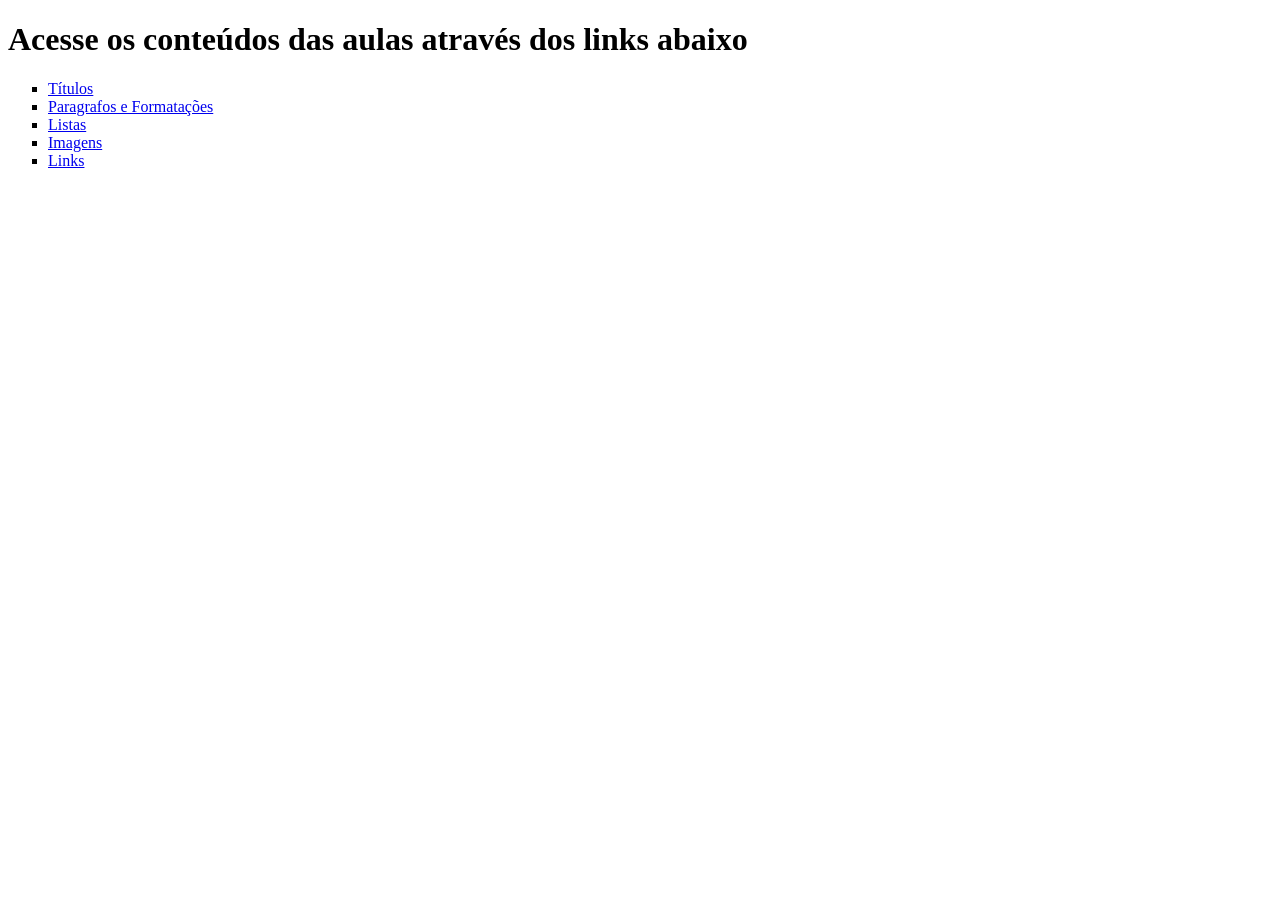
<file: HTML-CSS/index.html>
<!DOCTYPE html>
<html lang="en">
<head>
    <meta charset="UTF-8">
    <meta name="viewport" content="width=device-width, initial-scale=1.0">
    <title>HTML</title>
</head>
<body>
    <h1>Acesse os conteúdos das aulas através dos links abaixo</h1>
    <ul type="square">
        <li><a href="titulos.html" target="_blank">Títulos</a></li>
        <li><a href="paragrafos_e_formatacoes.html" target="_blank">Paragrafos e Formatações</a></li>
        <li><a href="listas.html" target="_blank">Listas</a></li>
        <li><a href="imagens.html" target="_blank">Imagens</a></li>
        <li><a href="links.html" target="_blank">Links</a></li>
    </ul>

</body>
</html>
</file>
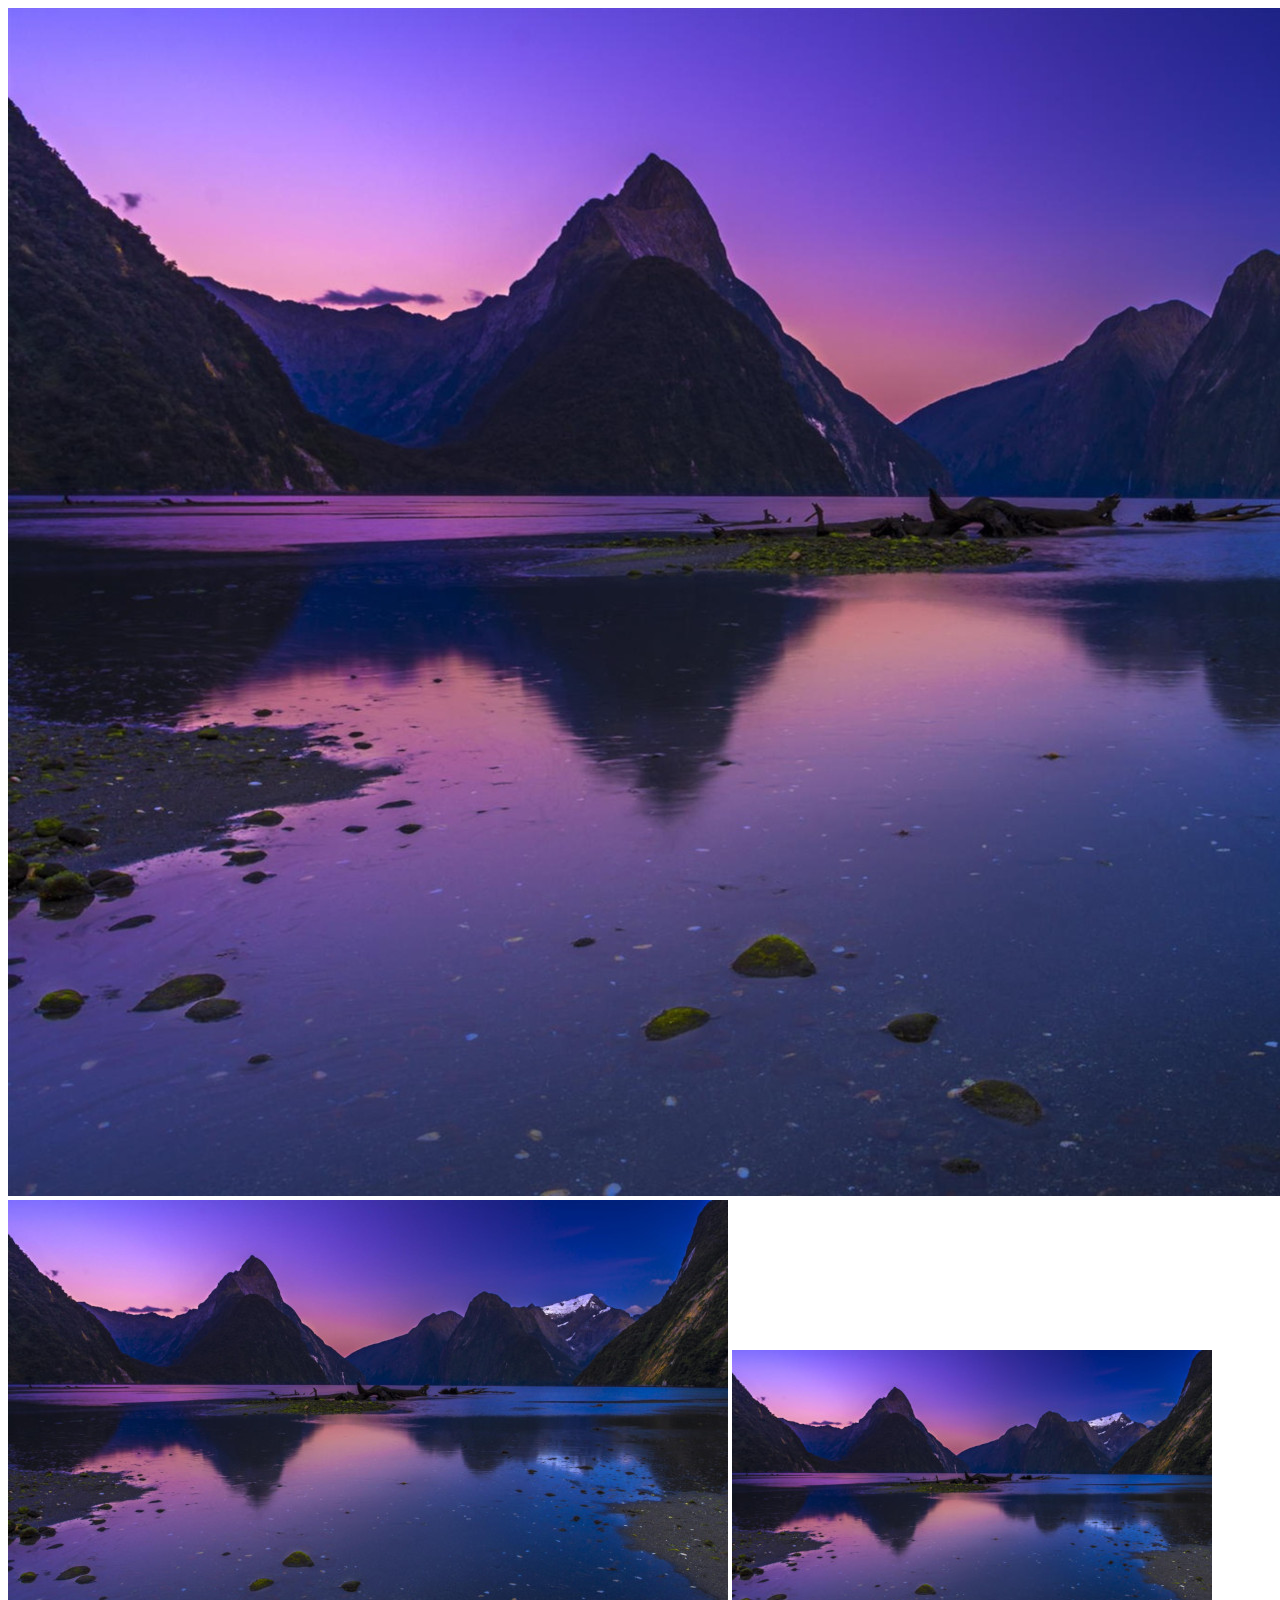
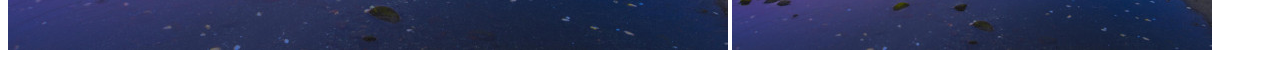
<file: HTML-CSS/imagens.html>
<!DOCTYPE html>
<html lang="pt-BR">
<head>
    <meta charset="UTF-8">
    <meta name="viewport" content="width=device-width, initial-scale=1.0">
    <title>Imagens</title>
</head>
<body>
    <img src="./img/paisagem1900.jpg" alt="paisagem de um anoitecer com mar e montanhas ao fundo">
    <img src="./img/paisagem720.jpg" alt="paisagem de um anoitecer com mar e montanhas ao fundo">
    <img src="./img/paisagem480.jpg" alt="paisagem de um anoitecer com mar e montanhas ao fundo">
</body>
</html>
</file>
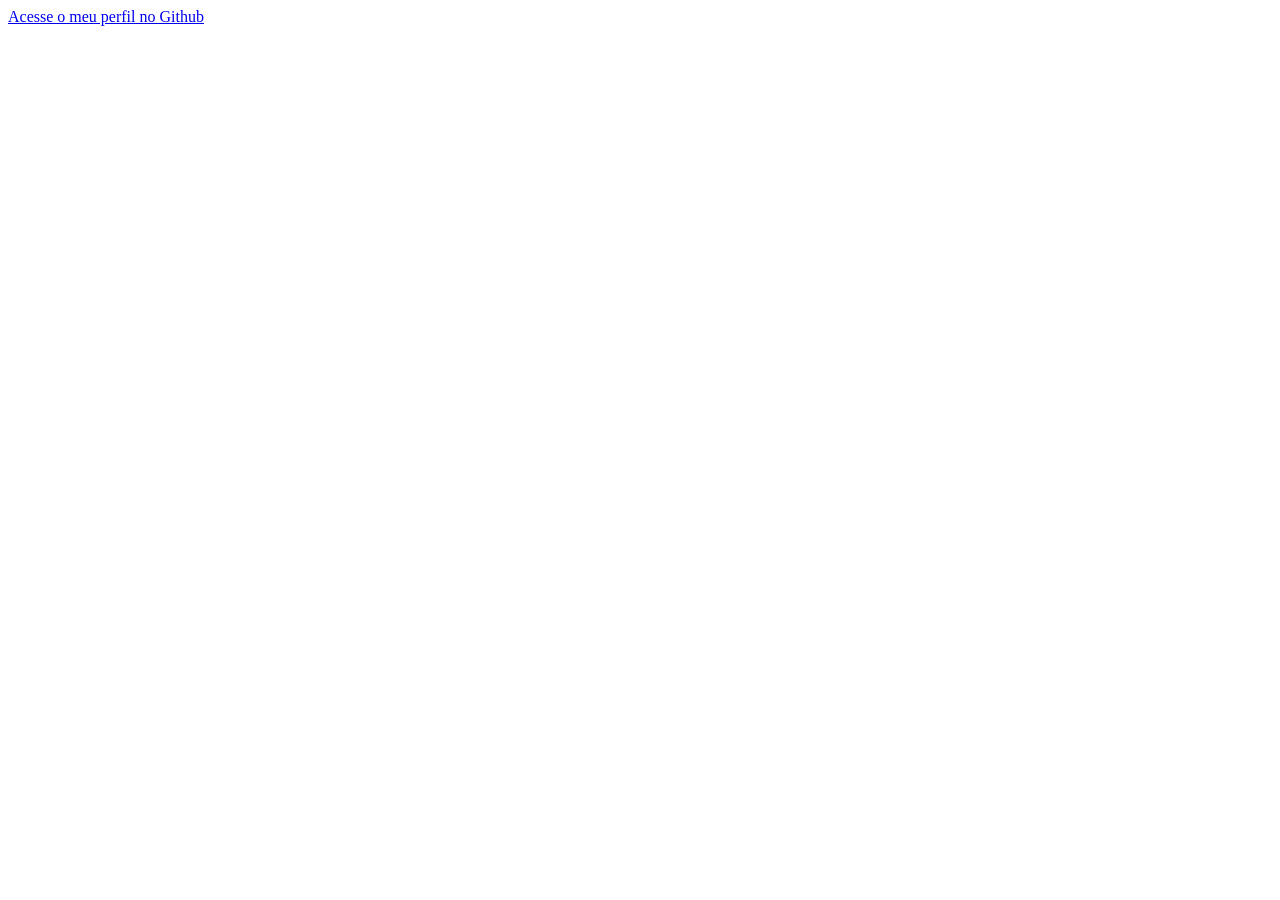
<file: HTML-CSS/links.html>
<!DOCTYPE html>
<html lang="pt-BR">
<head>
    <meta charset="UTF-8">
    <meta name="viewport" content="width=device-width, initial-scale=1.0">
    <title>Links</title>
</head>
<body>
    <a href="https://github.com/vicentematheus15" target="_blank">Acesse o meu perfil no Github</a>
</body>
</html>
</file>
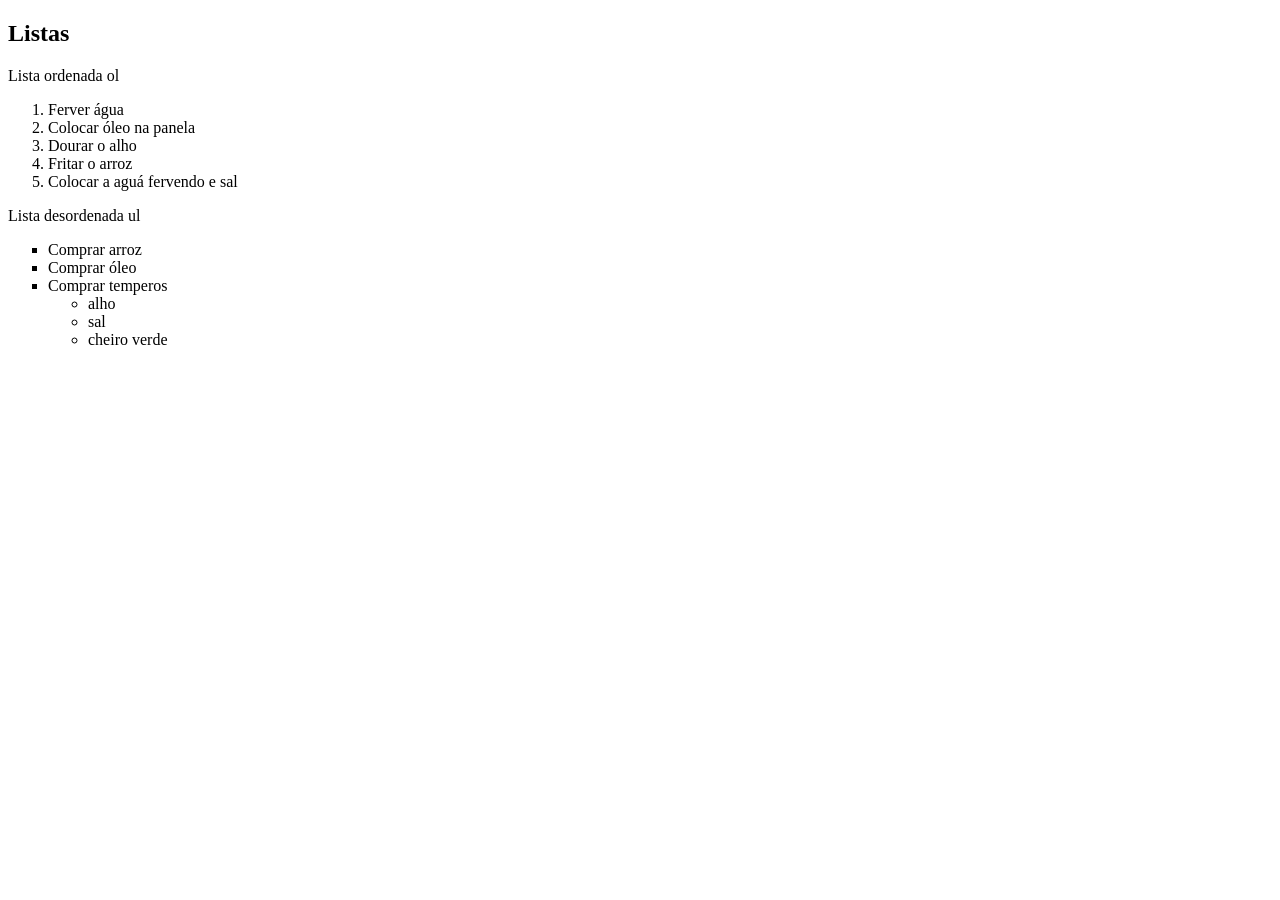
<file: HTML-CSS/listas.html>
<!DOCTYPE html>
<html lang="pt-BR">
<head>
    <meta charset="UTF-8">
    <meta name="viewport" content="width=device-width, initial-scale=1.0">
    <title>Listas</title>
</head>
<body>
    <h2>Listas</h2>
    <p>Lista ordenada ol</p>
    <ol type="1">
        <li>Ferver água</li>
        <li>Colocar óleo na panela</li>
        <li>Dourar o alho</li>
        <li>Fritar o arroz</li>
        <li>Colocar a aguá fervendo e sal</li>
    </ol>

    <p>Lista desordenada ul</p>
    <ul type="square">
        <li>Comprar arroz</li>
        <li>Comprar óleo</li>
        <li>Comprar temperos
            <ul type="circle">
                <li>alho</li>
                <li>sal</li>
                <li>cheiro verde</li>
            </ul>
        </li>
    </ul>
</body>
</html>
</file>
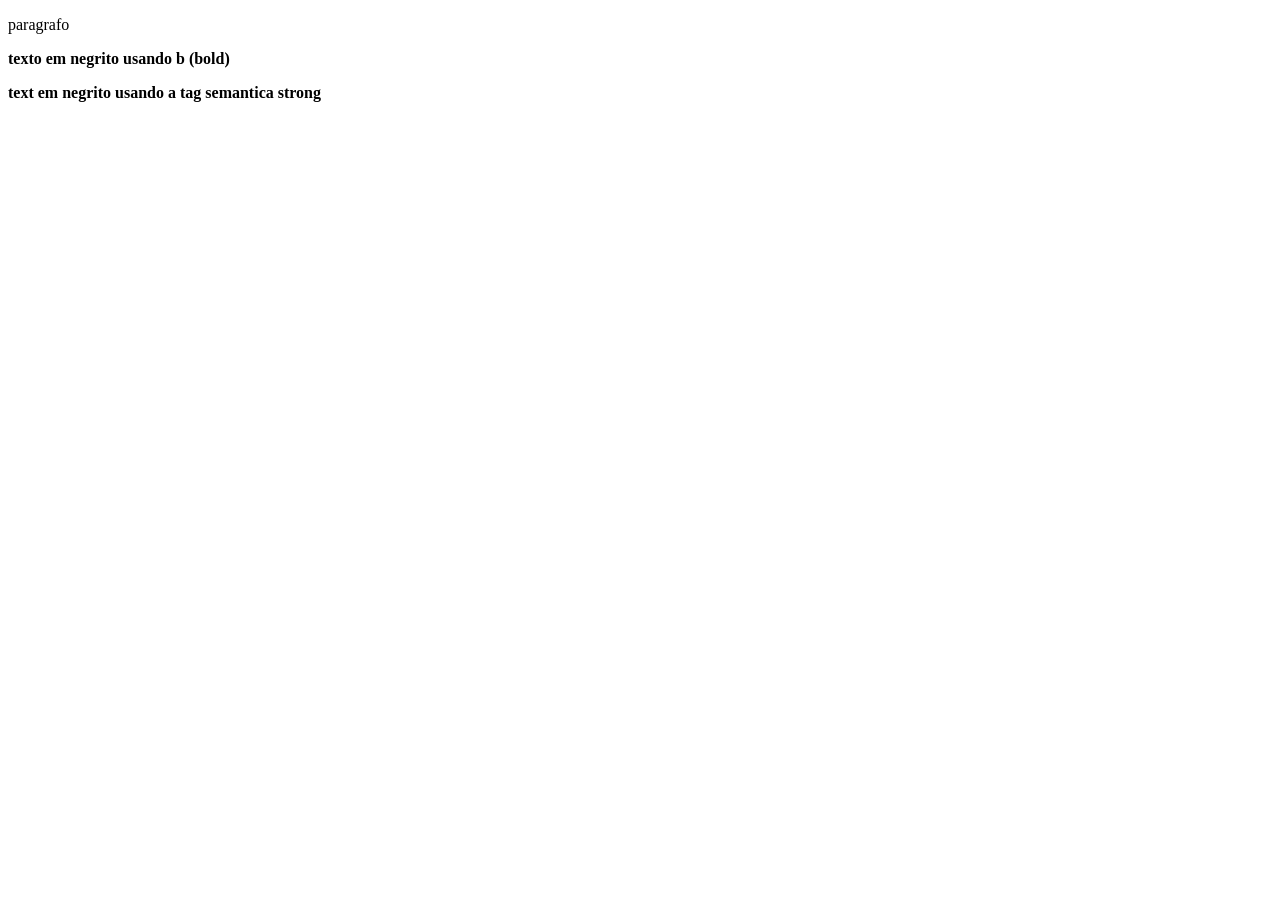
<file: HTML-CSS/paragrafos_e_formatacoes.html>
<!DOCTYPE html>
<html lang="pt-BR">
<head>
    <meta charset="UTF-8">
    <meta name="viewport" content="width=device-width, initial-scale=1.0">
    <title>Paragrafos e formatações</title>
</head>
<body>
    <p>paragrafo</p>
    <p><b>texto em negrito usando b (bold)</b></p>
    <p><strong>text em negrito usando a tag semantica strong</strong></p>
</body>
</html>
</file>
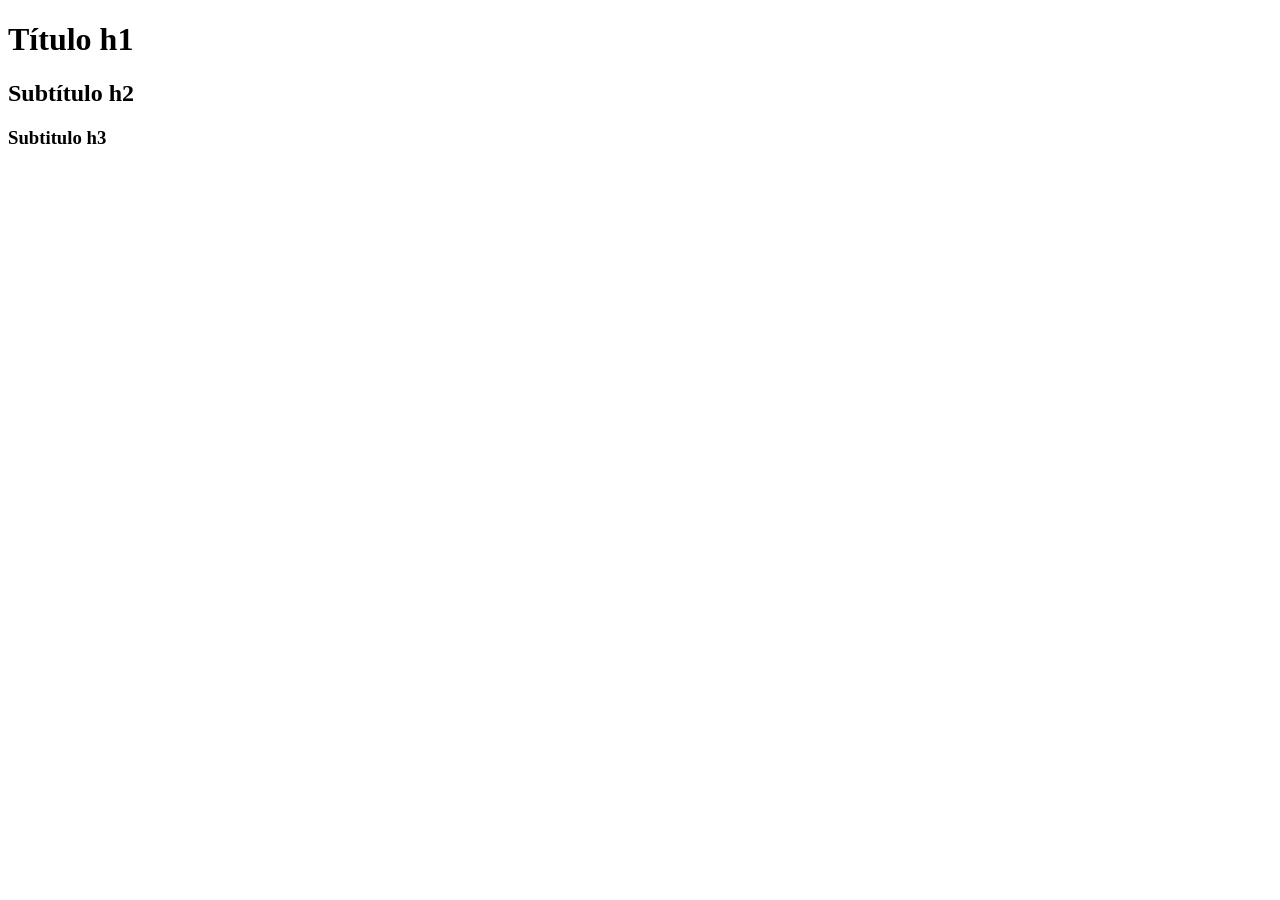
<file: HTML-CSS/titulos.html>
<!DOCTYPE html>
<html lang="pt-BR">
<head>
    <meta charset="UTF-8">
    <meta name="viewport" content="width=device-width, initial-scale=1.0">
    <title>Títulos</title>
</head>
<body>
    <h1>Título h1</h1>
    <h2>Subtítulo h2</h2>
    <h3>Subtitulo h3</h3>
</body>
</html>
</file>
